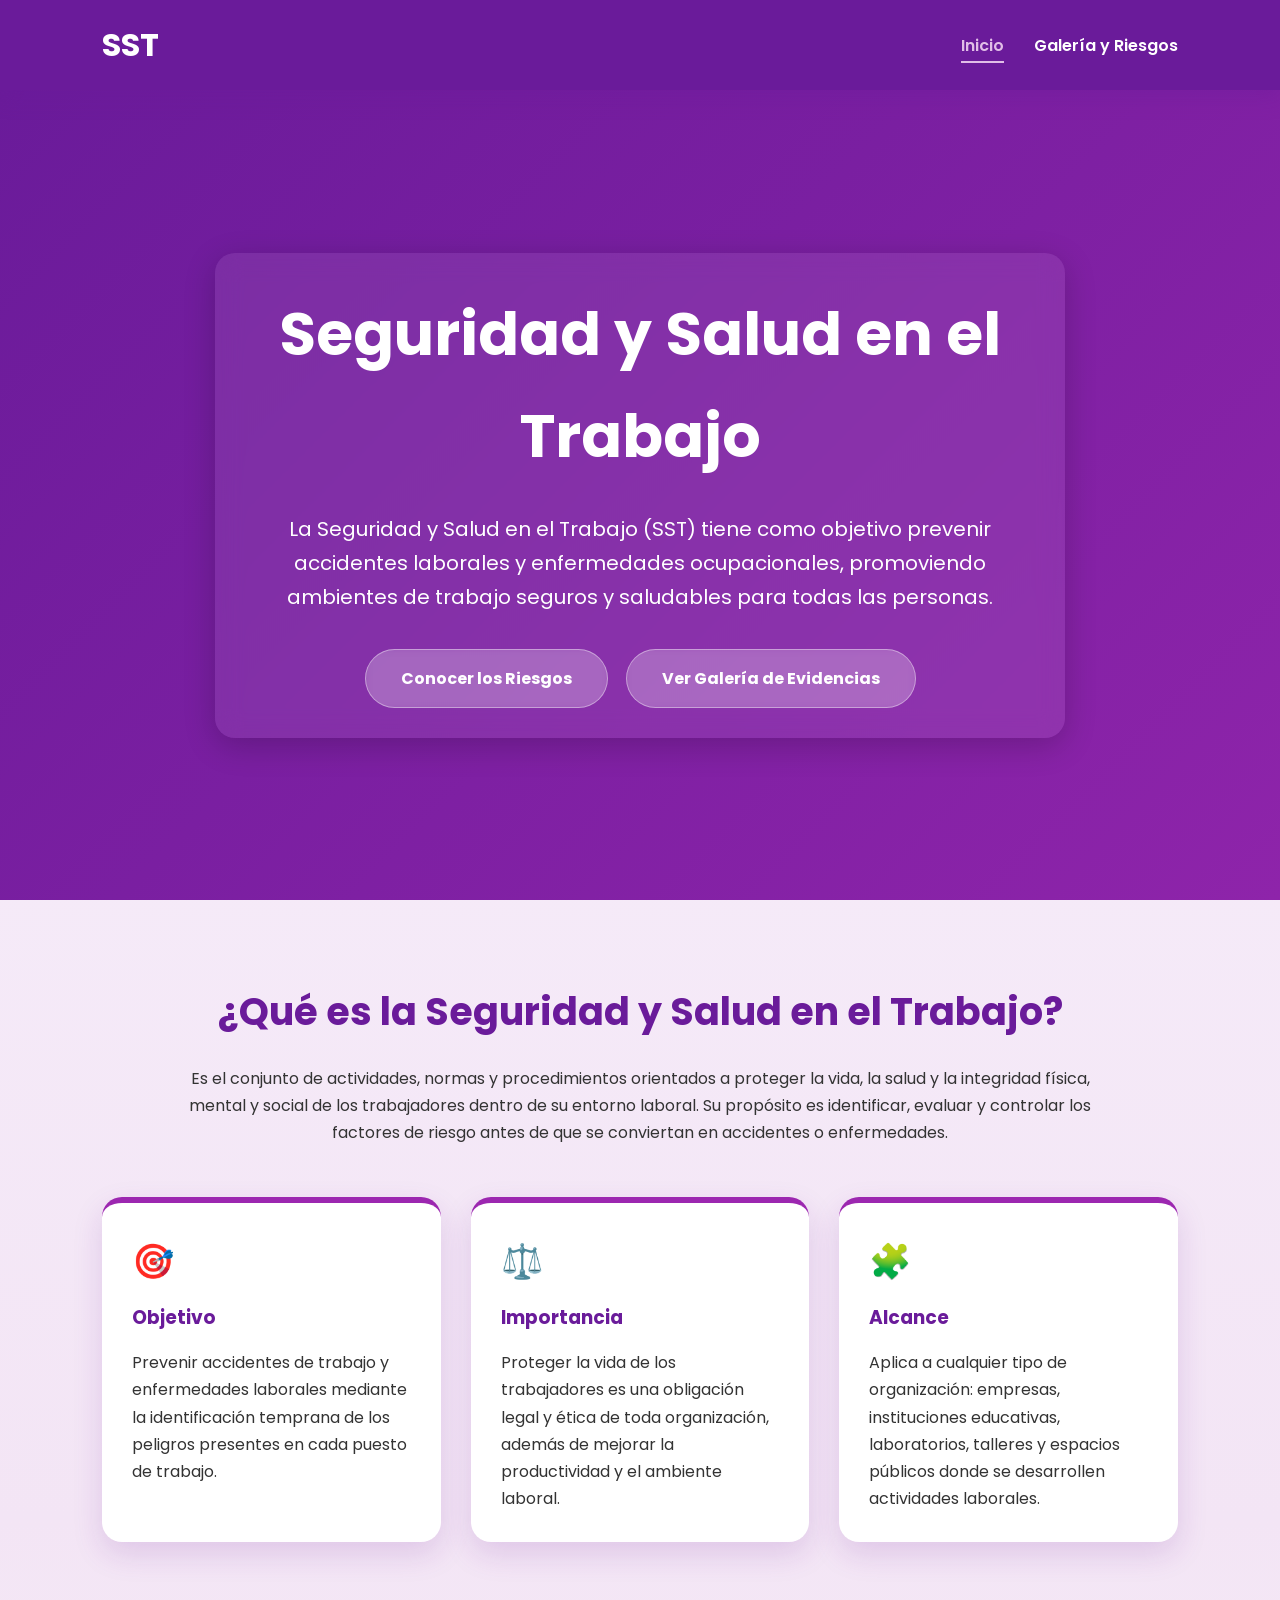
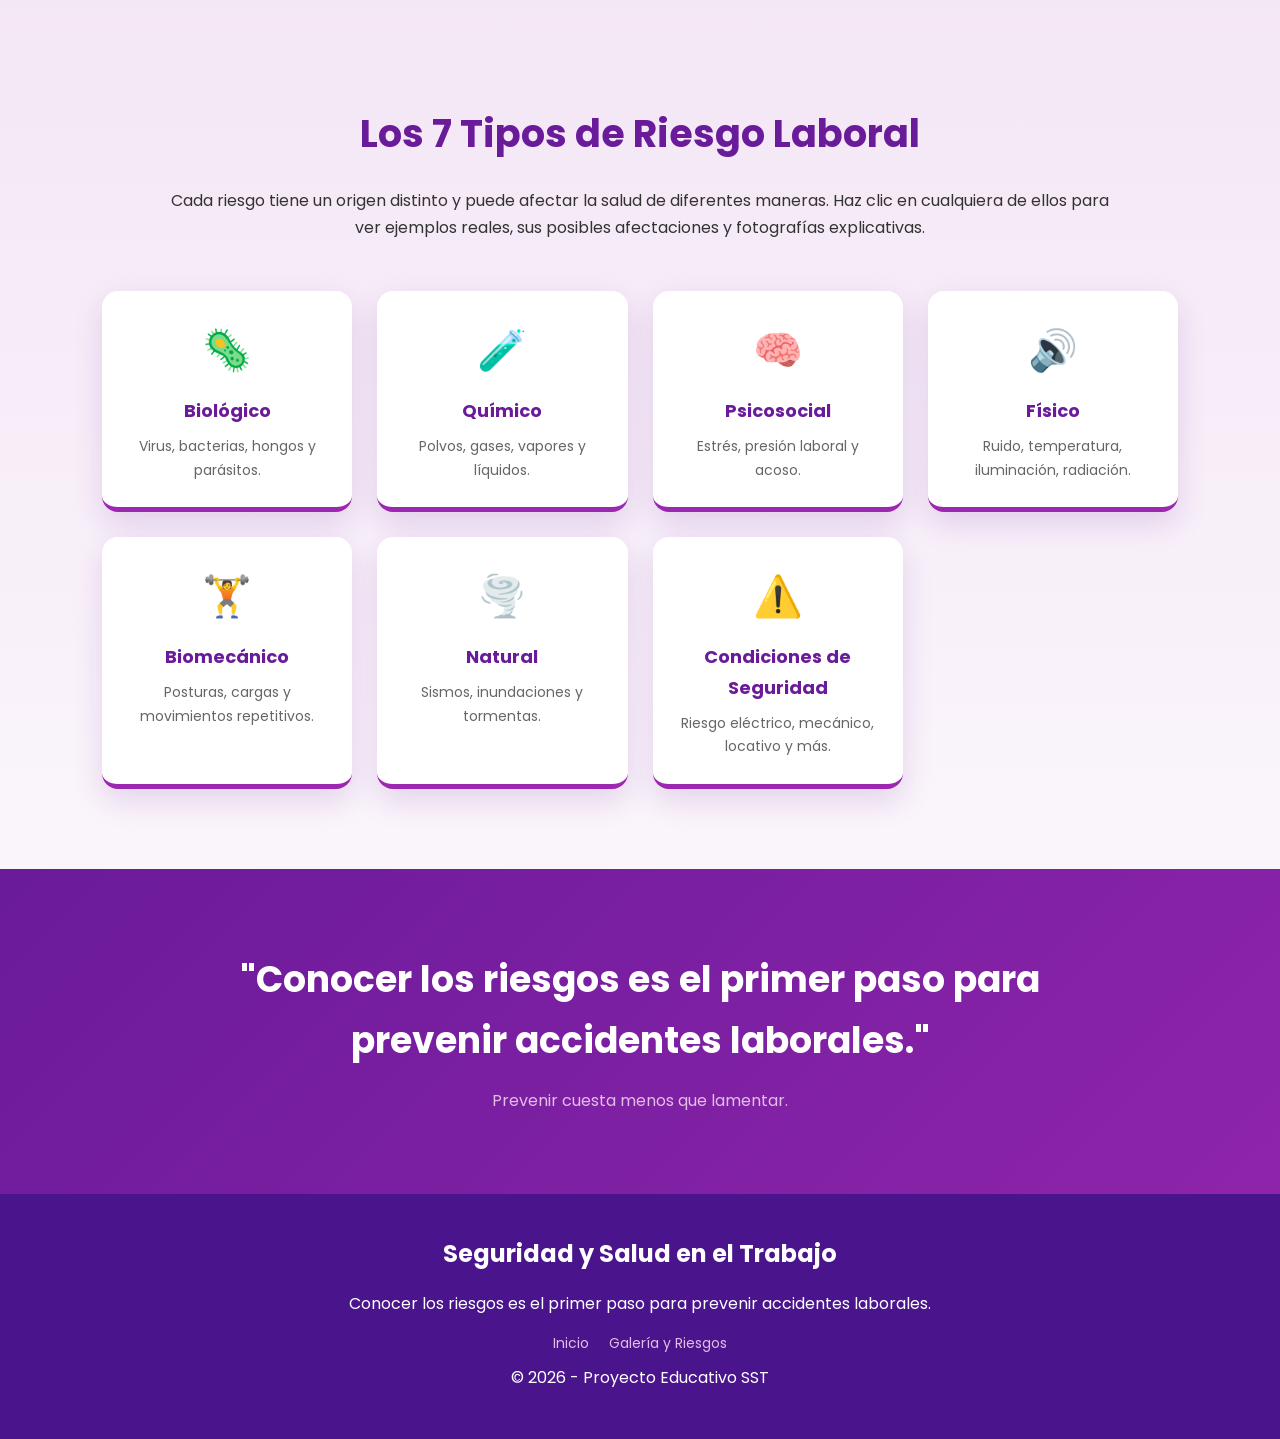
<file: index.html>
<!DOCTYPE html>
<html lang="es">

<head>
  <meta charset="UTF-8">
  <meta name="viewport" content="width=device-width, initial-scale=1.0">
  <meta name="description"
    content="Sitio educativo sobre Seguridad y Salud en el Trabajo (SST): qué es, por qué importa y cuáles son los principales riesgos laborales.">
  <title>Seguridad y Salud en el Trabajo | Inicio</title>

  <link rel="stylesheet" href="style.css">

  <link rel="preconnect" href="https://fonts.googleapis.com">
  <link href="https://fonts.googleapis.com/css2?family=Poppins:wght@300;400;600;700&display=swap" rel="stylesheet">
</head>

<body>

  <!-- ===================== HEADER ===================== -->
  <header>
    <div class="logo">
      <h2>SST</h2>
    </div>
    <nav>
      <ul>
        <li><a href="index.html" class="activo">Inicio</a></li>
        <li><a href="riesgos.html">Galería y Riesgos</a></li>
      </ul>
    </nav>
  </header>

  <!-- ===================== HERO ===================== -->
  <section class="hero">
    <div class="hero-texto">
      <h1>Seguridad y Salud en el Trabajo</h1>
      <p>
        La Seguridad y Salud en el Trabajo (SST) tiene como objetivo prevenir accidentes laborales y
        enfermedades ocupacionales, promoviendo ambientes de trabajo seguros y saludables para todas
        las personas.
      </p>
      <div class="hero-botones">
        <a href="riesgos.html" class="btn">Conocer los Riesgos</a>
        <a href="riesgos.html#galeria" class="btn">Ver Galería de Evidencias</a>
      </div>
    </div>
  </section>

  <!-- ===================== ¿QUÉ ES LA SST? ===================== -->
  <section id="que-es">
    <h2>¿Qué es la Seguridad y Salud en el Trabajo?</h2>
    <p class="intro">
      Es el conjunto de actividades, normas y procedimientos orientados a proteger la vida, la salud y la
      integridad física, mental y social de los trabajadores dentro de su entorno laboral. Su propósito
      es identificar, evaluar y controlar los factores de riesgo antes de que se conviertan en accidentes
      o enfermedades.
    </p>

    <div class="contenedor">
      <div class="caja">
        <div class="icono">🎯</div>
        <h3>Objetivo</h3>
        <p>
          Prevenir accidentes de trabajo y enfermedades laborales mediante la identificación temprana
          de los peligros presentes en cada puesto de trabajo.
        </p>
      </div>

      <div class="caja">
        <div class="icono">⚖️</div>
        <h3>Importancia</h3>
        <p>
          Proteger la vida de los trabajadores es una obligación legal y ética de toda organización,
          además de mejorar la productividad y el ambiente laboral.
        </p>
      </div>

      <div class="caja">
        <div class="icono">🧩</div>
        <h3>Alcance</h3>
        <p>
          Aplica a cualquier tipo de organización: empresas, instituciones educativas, laboratorios,
          talleres y espacios públicos donde se desarrollen actividades laborales.
        </p>
      </div>
    </div>
  </section>

  <!-- ===================== RESUMEN DE RIESGOS ===================== -->
  <section id="riesgos">
    <h2>Los 7 Tipos de Riesgo Laboral</h2>
    <p class="intro">
      Cada riesgo tiene un origen distinto y puede afectar la salud de diferentes maneras. Haz clic en
      cualquiera de ellos para ver ejemplos reales, sus posibles afectaciones y fotografías explicativas.
    </p>

    <div class="riesgos-resumen">
      <a href="riesgos.html#biologico" class="riesgo-mini">
        <div class="icono">🦠</div>
        <h3>Biológico</h3>
        <p>Virus, bacterias, hongos y parásitos.</p>
      </a>
      <a href="riesgos.html#quimico" class="riesgo-mini">
        <div class="icono">🧪</div>
        <h3>Químico</h3>
        <p>Polvos, gases, vapores y líquidos.</p>
      </a>
      <a href="riesgos.html#psicosocial" class="riesgo-mini">
        <div class="icono">🧠</div>
        <h3>Psicosocial</h3>
        <p>Estrés, presión laboral y acoso.</p>
      </a>
      <a href="riesgos.html#fisico" class="riesgo-mini">
        <div class="icono">🔊</div>
        <h3>Físico</h3>
        <p>Ruido, temperatura, iluminación, radiación.</p>
      </a>
      <a href="riesgos.html#biomecanico" class="riesgo-mini">
        <div class="icono">🏋️</div>
        <h3>Biomecánico</h3>
        <p>Posturas, cargas y movimientos repetitivos.</p>
      </a>
      <a href="riesgos.html#natural" class="riesgo-mini">
        <div class="icono">🌪️</div>
        <h3>Natural</h3>
        <p>Sismos, inundaciones y tormentas.</p>
      </a>
      <a href="riesgos.html#condiciones-seguridad" class="riesgo-mini">
        <div class="icono">⚠️</div>
        <h3>Condiciones de Seguridad</h3>
        <p>Riesgo eléctrico, mecánico, locativo y más.</p>
      </a>
    </div>
  </section>

  <!-- ===================== FRASE DESTACADA ===================== -->
  <section class="frase">
    <h2>"Conocer los riesgos es el primer paso para prevenir accidentes laborales."</h2>
    <p>Prevenir cuesta menos que lamentar.</p>
  </section>

  <!-- ===================== FOOTER ===================== -->
  <footer>
    <h3>Seguridad y Salud en el Trabajo</h3>
    <p>Conocer los riesgos es el primer paso para prevenir accidentes laborales.</p>
    <div class="footer-links">
      <a href="index.html">Inicio</a>
      <a href="riesgos.html">Galería y Riesgos</a>
    </div>
    <p>© 2026 - Proyecto Educativo SST</p>
  </footer>

</body>

</html>
</file>
<file: style.css>
/*=====================================================
  SEGURIDAD Y SALUD EN EL TRABAJO (SST)
  Hoja de estilos general del sitio
  -----------------------------------------------------
  Índice:
  1. Variables y reset
  2. Header y menú
  3. Hero (portada)
  4. Botones
  5. Secciones generales / tarjetas informativas
  6. Frase destacada
  7. Título de página interior
  8. Tarjetas de riesgos (riesgos.html)
  9. Galería de evidencias (galeria.html)
  10. Lightbox (visor de imágenes)
  11. Footer
  12. Responsive
=====================================================*/

/*=====================================================
  1. VARIABLES Y RESET
  (mismos colores originales del proyecto, ahora
  centralizados en variables para que sea más fácil
  reutilizarlos y mantenerlos)
=====================================================*/
:root {
    --morado-oscuro: #4A148C;
    --morado-principal: #6A1B9A;
    --morado-medio: #8E24AA;
    --morado-claro: #9C27B0;
    --lila-suave: #E1BEE7;
    --fondo-lila-1: #F8F1FC;
    --fondo-lila-2: #F3E5F5;
    --blanco: #FFFFFF;
    --texto: #333333;

    --sombra-suave: 0 12px 30px rgba(106, 27, 154, .15);
    --sombra-fuerte: 0 20px 40px rgba(106, 27, 154, .25);
    --radio: 20px;
}

* {
    margin: 0;
    padding: 0;
    box-sizing: border-box;
    font-family: 'Poppins', sans-serif;
}

html {
    scroll-behavior: smooth;
}

body {
    background: linear-gradient(180deg, var(--fondo-lila-1), var(--fondo-lila-2), var(--blanco));
    color: var(--texto);
    line-height: 1.7;
}

img {
    display: block;
    max-width: 100%;
}

/*=====================================================
  2. HEADER Y MENÚ
=====================================================*/
header {
    width: 100%;
    background: var(--morado-principal);
    color: #fff;
    display: flex;
    justify-content: space-between;
    align-items: center;
    padding: 18px 8%;
    position: sticky;
    top: 0;
    z-index: 1000;
    box-shadow: 0 6px 20px rgba(106, 27, 154, .35);
}

.logo h2 {
    font-size: 32px;
    font-weight: 700;
}

nav ul {
    display: flex;
    list-style: none;
    gap: 30px;
}

nav a {
    text-decoration: none;
    color: white;
    font-weight: 600;
    transition: .3s;
    padding-bottom: 4px;
    border-bottom: 2px solid transparent;
}

nav a:hover,
nav .activo {
    color: var(--lila-suave);
    border-bottom-color: var(--lila-suave);
}

/*=====================================================
  3. HERO (PORTADA)
=====================================================*/
.hero {
    min-height: 90vh;
    display: flex;
    justify-content: center;
    align-items: center;
    text-align: center;
    color: white;
    padding: 60px 40px;
    background: linear-gradient(135deg, var(--morado-principal), var(--morado-medio));
    background-size: cover;
    background-position: center;
}

.hero-texto {
    max-width: 850px;
    background: rgba(255, 255, 255, 0.08);
    padding: 30px 40px;
    border-radius: var(--radio);
    backdrop-filter: blur(12px);
    box-shadow: 0 8px 32px rgba(0, 0, 0, 0.2);
}

.hero h1 {
    font-size: 60px;
    margin-bottom: 25px;
}

.hero p {
    font-size: 20px;
    margin-bottom: 35px;
}

.hero-botones {
    display: flex;
    gap: 18px;
    justify-content: center;
    flex-wrap: wrap;
}

/*=====================================================
  4. BOTONES
=====================================================*/
.btn {
    display: inline-block;
    background: rgba(255, 255, 255, 0.2);
    color: #fff;
    text-decoration: none;
    padding: 15px 35px;
    border: 1px solid rgba(255, 255, 255, 0.4);
    border-radius: 50px;
    font-weight: bold;
    transition: .3s;
    backdrop-filter: blur(4px);
}

.btn:hover {
    background: rgba(255, 255, 255, 0.3);
    color: #fff;
    transform: translateY(-5px);
    box-shadow: 0 10px 20px rgba(0, 0, 0, 0.3);
}

.btn-secundario {
    background: transparent;
    border: 1px solid var(--morado-principal);
    color: var(--morado-principal);
}

.btn-secundario:hover {
    background: var(--morado-principal);
    color: #fff;
}

/*=====================================================
  5. SECCIONES GENERALES / TARJETAS INFORMATIVAS
=====================================================*/
section {
    padding: 80px 8%;
}

section h2 {
    text-align: center;
    color: var(--morado-principal);
    margin-bottom: 20px;
    font-size: 38px;
}

section p.intro {
    text-align: center;
    max-width: 950px;
    margin: 0 auto 10px auto;
}

.contenedor {
    display: grid;
    grid-template-columns: repeat(auto-fit, minmax(280px, 1fr));
    gap: 30px;
    margin-top: 50px;
}

.caja {
    background: white;
    border-radius: var(--radio);
    padding: 30px;
    border-top: 6px solid var(--morado-claro);
    box-shadow: var(--sombra-suave);
    transition: .4s;
}

.caja:hover {
    transform: translateY(-10px);
    box-shadow: var(--sombra-fuerte);
}

.caja .icono {
    font-size: 34px;
    margin-bottom: 12px;
}

.caja h3 {
    color: var(--morado-principal);
    margin-bottom: 15px;
}

/* Mini-tarjetas que resumen los 7 riesgos en el index y enlazan a riesgos.html */
.riesgos-resumen {
    display: grid;
    grid-template-columns: repeat(auto-fit, minmax(220px, 1fr));
    gap: 25px;
    margin-top: 50px;
}

.riesgo-mini {
    background: white;
    border-radius: 16px;
    padding: 25px 20px;
    text-align: center;
    text-decoration: none;
    color: var(--texto);
    box-shadow: var(--sombra-suave);
    border-bottom: 5px solid var(--morado-claro);
    transition: .35s;
    display: block;
}

.riesgo-mini:hover {
    transform: translateY(-8px);
    box-shadow: var(--sombra-fuerte);
}

.riesgo-mini .icono {
    font-size: 40px;
    margin-bottom: 12px;
}

.riesgo-mini h3 {
    color: var(--morado-principal);
    font-size: 18px;
    margin-bottom: 8px;
}

.riesgo-mini p {
    font-size: 14px;
    color: #666;
}

/*=====================================================
  6. FRASE DESTACADA
=====================================================*/
.frase {
    background: linear-gradient(135deg, var(--morado-principal), var(--morado-medio));
    color: white;
    text-align: center;
    padding: 80px 20px;
}

.frase h2 {
    color: white;
    font-size: 36px;
    max-width: 900px;
    margin: auto;
}

.frase p {
    color: var(--lila-suave);
    margin-top: 15px;
    font-size: 16px;
}

/*=====================================================
  7. TÍTULO DE PÁGINA INTERIOR (riesgos.html / galeria.html)
=====================================================*/
.titulo-pagina {
    background: linear-gradient(135deg, var(--morado-principal), var(--morado-medio));
    color: white;
    text-align: center;
    padding: 90px 20px;
}

.titulo-pagina h1 {
    font-size: 52px;
    margin-bottom: 20px;
}

.titulo-pagina p {
    font-size: 18px;
    max-width: 900px;
    margin: auto;
}

/*=====================================================
  8. TARJETAS DE RIESGOS (riesgos.html)
=====================================================*/
.contenedor-riesgos {
    width: 90%;
    margin: 60px auto;
    display: grid;
    grid-template-columns: repeat(auto-fit, minmax(340px, 1fr));
    gap: 35px;
}

.card {
    background: white;
    border-radius: var(--radio);
    overflow: hidden;
    box-shadow: var(--sombra-suave);
    transition: .4s;
    border-bottom: 7px solid var(--morado-claro);
    scroll-margin-top: 110px;
    /* para que el ancla no quede tapada por el header */
}

.card:hover {
    transform: translateY(-10px);
}

/*=====================================================
  4. BOTONES
=====================================================*/
.btn {
    display: inline-block;
    background: rgba(255, 255, 255, 0.2);
    color: #fff;
    text-decoration: none;
    padding: 15px 35px;
    border: 1px solid rgba(255, 255, 255, 0.4);
    border-radius: 50px;
    font-weight: bold;
    transition: .3s;
    backdrop-filter: blur(4px);
}

.btn:hover {
    background: rgba(255, 255, 255, 0.3);
    color: #fff;
    transform: translateY(-5px);
    box-shadow: 0 10px 20px rgba(0, 0, 0, 0.3);
}

.btn-secundario {
    background: transparent;
    border: 1px solid var(--morado-principal);
    color: var(--morado-principal);
}

.btn-secundario:hover {
    background: var(--morado-principal);
    color: #fff;
}

/*=====================================================
  5. SECCIONES GENERALES / TARJETAS INFORMATIVAS
=====================================================*/
section {
    padding: 80px 8%;
}

section h2 {
    text-align: center;
    color: var(--morado-principal);
    margin-bottom: 20px;
    font-size: 38px;
}

section p.intro {
    text-align: center;
    max-width: 950px;
    margin: 0 auto 10px auto;
}

.contenedor {
    display: grid;
    grid-template-columns: repeat(auto-fit, minmax(280px, 1fr));
    gap: 30px;
    margin-top: 50px;
}

.caja {
    background: white;
    border-radius: var(--radio);
    padding: 30px;
    border-top: 6px solid var(--morado-claro);
    box-shadow: var(--sombra-suave);
    transition: .4s;
}

.caja:hover {
    transform: translateY(-10px);
    box-shadow: var(--sombra-fuerte);
}

.caja .icono {
    font-size: 34px;
    margin-bottom: 12px;
}

.caja h3 {
    color: var(--morado-principal);
    margin-bottom: 15px;
}

/* Mini-tarjetas que resumen los 7 riesgos en el index y enlazan a riesgos.html */
.riesgos-resumen {
    display: grid;
    grid-template-columns: repeat(auto-fit, minmax(220px, 1fr));
    gap: 25px;
    margin-top: 50px;
}

.riesgo-mini {
    background: white;
    border-radius: 16px;
    padding: 25px 20px;
    text-align: center;
    text-decoration: none;
    color: var(--texto);
    box-shadow: var(--sombra-suave);
    border-bottom: 5px solid var(--morado-claro);
    transition: .35s;
    display: block;
}

.riesgo-mini:hover {
    transform: translateY(-8px);
    box-shadow: var(--sombra-fuerte);
}

.riesgo-mini .icono {
    font-size: 40px;
    margin-bottom: 12px;
}

.riesgo-mini h3 {
    color: var(--morado-principal);
    font-size: 18px;
    margin-bottom: 8px;
}

.riesgo-mini p {
    font-size: 14px;
    color: #666;
}

/*=====================================================
  6. FRASE DESTACADA
=====================================================*/
.frase {
    background: linear-gradient(135deg, var(--morado-principal), var(--morado-medio));
    color: white;
    text-align: center;
    padding: 80px 20px;
}

.frase h2 {
    color: white;
    font-size: 36px;
    max-width: 900px;
    margin: auto;
}

.frase p {
    color: var(--lila-suave);
    margin-top: 15px;
    font-size: 16px;
}

/*=====================================================
  7. TÍTULO DE PÁGINA INTERIOR (riesgos.html / galeria.html)
=====================================================*/
.titulo-pagina {
    background: linear-gradient(135deg, var(--morado-principal), var(--morado-medio));
    color: white;
    text-align: center;
    padding: 90px 20px;
}

.titulo-pagina h1 {
    font-size: 52px;
    margin-bottom: 20px;
}

.titulo-pagina p {
    font-size: 18px;
    max-width: 900px;
    margin: auto;
}

/*=====================================================
  8. TARJETAS DE RIESGOS (riesgos.html)
=====================================================*/
.contenedor-riesgos {
    width: 90%;
    margin: 60px auto;
    display: grid;
    grid-template-columns: repeat(auto-fit, minmax(340px, 1fr));
    gap: 35px;
}

.card {
    background: white;
    border-radius: var(--radio);
    overflow: hidden;
    box-shadow: var(--sombra-suave);
    transition: .4s;
    border-bottom: 7px solid var(--morado-claro);
    scroll-margin-top: 110px;
    /* para que el ancla no quede tapada por el header */
}

.card:hover {
    transform: translateY(-10px);
    box-shadow: 0 20px 45px rgba(106, 27, 154, .28);
}

/* Contenedor de la imagen: más alto que antes y con un
   overlay de "lupa" para invitar a ampliarla */
.card .imagen-wrap {
    position: relative;
    width: 100%;
    height: 320px;
    overflow: hidden;
    cursor: zoom-in;
    background: #fafafa;
}

.card .imagen-wrap img {
    width: 100%;
    height: 100%;
    object-fit: contain;
    transition: transform .5s ease;
}

.card:hover .imagen-wrap img {
    transform: scale(1.06);
}

.imagen-wrap .lupa {
    position: absolute;
    inset: 0;
    display: flex;
    align-items: center;
    justify-content: center;
    background: rgba(74, 20, 140, 0.45);
    color: #fff;
    font-weight: 600;
    font-size: 15px;
    opacity: 0;
    transition: opacity .3s ease;
    letter-spacing: .5px;
}

.imagen-wrap:hover .lupa {
    opacity: 1;
}

.contenido {
    padding: 25px;
}

.contenido h2 {
    color: var(--morado-principal);
    margin-bottom: 15px;
    text-align: left;
}

.contenido h3 {
    margin-top: 20px;
    color: var(--morado-medio);
}

.contenido p {
    text-align: left;
    margin-bottom: 15px;
}

.contenido ul {
    margin-left: 22px;
    margin-top: 10px;
}

.contenido li {
    margin-bottom: 8px;
}

.volver {
    text-align: center;
    padding-bottom: 70px;
    display: flex;
    justify-content: center;
    gap: 15px;
    flex-wrap: wrap;
}

/*=====================================================
  9. GALERÍA DE EVIDENCIAS (galeria.html)
=====================================================*/
.galeria-intro {
    text-align: center;
    max-width: 850px;
    margin: 0 auto 40px auto;
    padding: 0 8%;
}

/* Botones de filtro por categoría */
.filtros {
    display: flex;
    flex-wrap: wrap;
    justify-content: center;
    gap: 20px;
    padding: 0 8% 25px 8%;
}

.filtro-btn {
    background: white;
    border: 2px solid var(--morado-claro);
    color: var(--morado-principal);
    padding: 12px 25px;
}

.imagenes .foto-wrap .lupa {
    position: absolute;
    inset: 0;
    display: flex;
    align-items: center;
    justify-content: center;
    background: rgba(74, 20, 140, 0.45);
    color: #fff;
    font-weight: 600;
    opacity: 0;
    transition: opacity .3s ease;
}

.imagenes .foto-wrap:hover .lupa {
    opacity: 1;
}

.imagenes figcaption {
    padding: 14px 16px;
}

.etiqueta {
    display: inline-block;
    background: var(--fondo-lila-2);
    color: var(--morado-principal);
    font-size: 11px;
    font-weight: 700;
    text-transform: uppercase;
    letter-spacing: .5px;
    padding: 4px 10px;
    border-radius: 50px;
    margin-bottom: 8px;
}

.imagenes figcaption p {
    font-size: 14px;
    color: #555;
}

/*=====================================================
  10. LIGHTBOX (visor de imágenes ampliado)
=====================================================*/
.lightbox {
    position: fixed;
    inset: 0;
    background: rgba(20, 4, 41, 0.9);
    display: none;
    align-items: center;
    justify-content: center;
    z-index: 3000;
    padding: 30px;
}

.lightbox.abierto {
    display: flex;
}

.lightbox-contenido {
    max-width: 1000px;
    width: 100%;
    text-align: center;
}

.lightbox-contenido img {
    max-width: 100%;
    max-height: 78vh;
    margin: 0 auto;
    border-radius: 12px;
    object-fit: contain;
    box-shadow: 0 20px 60px rgba(0, 0, 0, .5);
}

.lightbox-caption {
    color: #fff;
    margin-top: 18px;
    font-size: 15px;
    max-width: 700px;
    margin-left: auto;
    margin-right: auto;
}

.lightbox-cerrar {
    position: absolute;
    top: 25px;
    right: 35px;
    color: #fff;
    font-size: 40px;
    line-height: 1;
    background: none;
    border: none;
    cursor: pointer;
    font-weight: 300;
}

.lightbox-cerrar:hover {
    color: var(--lila-suave);
}

/*=====================================================
  11. FOOTER
=====================================================*/
footer {
    background: var(--morado-oscuro);
    color: white;
    text-align: center;
    padding: 40px 20px;
}

footer h3 {
    margin-bottom: 15px;
    font-size: 24px;
}

footer p {
    margin: 8px 0;
}

footer .footer-links {
    margin-top: 15px;
    display: flex;
    gap: 20px;
    justify-content: center;
    flex-wrap: wrap;
}

footer .footer-links a {
    color: var(--lila-suave);
    text-decoration: none;
    font-size: 14px;
}

footer .footer-links a:hover {
    text-decoration: underline;
}

/*=====================================================
  TRANSICIONES GENERALES
=====================================================*/
.card,
.caja,
.riesgo-mini,
.imagenes figure,
.btn {
    transition: all .35s ease;
}

/*=====================================================
  12. RESPONSIVE
=====================================================*/
@media(max-width:900px) {

    header {
        flex-direction: column;
        gap: 20px;
    }

    .hero {
        height: auto;
        padding: 90px 25px;
    }

    .hero h1 {
        font-size: 42px;
    }

    .hero p {
        font-size: 18px;
    }

    .titulo-pagina h1 {
        font-size: 42px;
    }

    section h2 {
        font-size: 32px;
    }

    .card .imagen-wrap {
        height: 280px;
    }
}

@media(max-width:600px) {

    header {
        padding: 15px;
    }

    nav ul {
        flex-direction: column;
        gap: 15px;
        text-align: center;
    }

    .hero {
        padding: 70px 20px;
    }

    .hero h1 {
        font-size: 32px;
    }

    .hero p {
        font-size: 16px;
    }

    .btn {
        width: 100%;
        text-align: center;
    }

    .contenedor {
        grid-template-columns: 1fr;
    }

    .contenedor-riesgos {
        width: 95%;
        grid-template-columns: 1fr;
    }

    .imagenes {
        grid-template-columns: 1fr;
        padding: 0 6%;
    }

    .imagenes .foto-wrap {
        height: 220px;
    }

    .card .imagen-wrap {
        height: 240px;
    }

    table {
        font-size: 14px;
    }

    .titulo-pagina h1 {
        font-size: 34px;
    }

    .frase h2 {
        font-size: 28px;
    }

    .lightbox-cerrar {
        top: 12px;
        right: 18px;
        font-size: 34px;
    }
}
</file>
